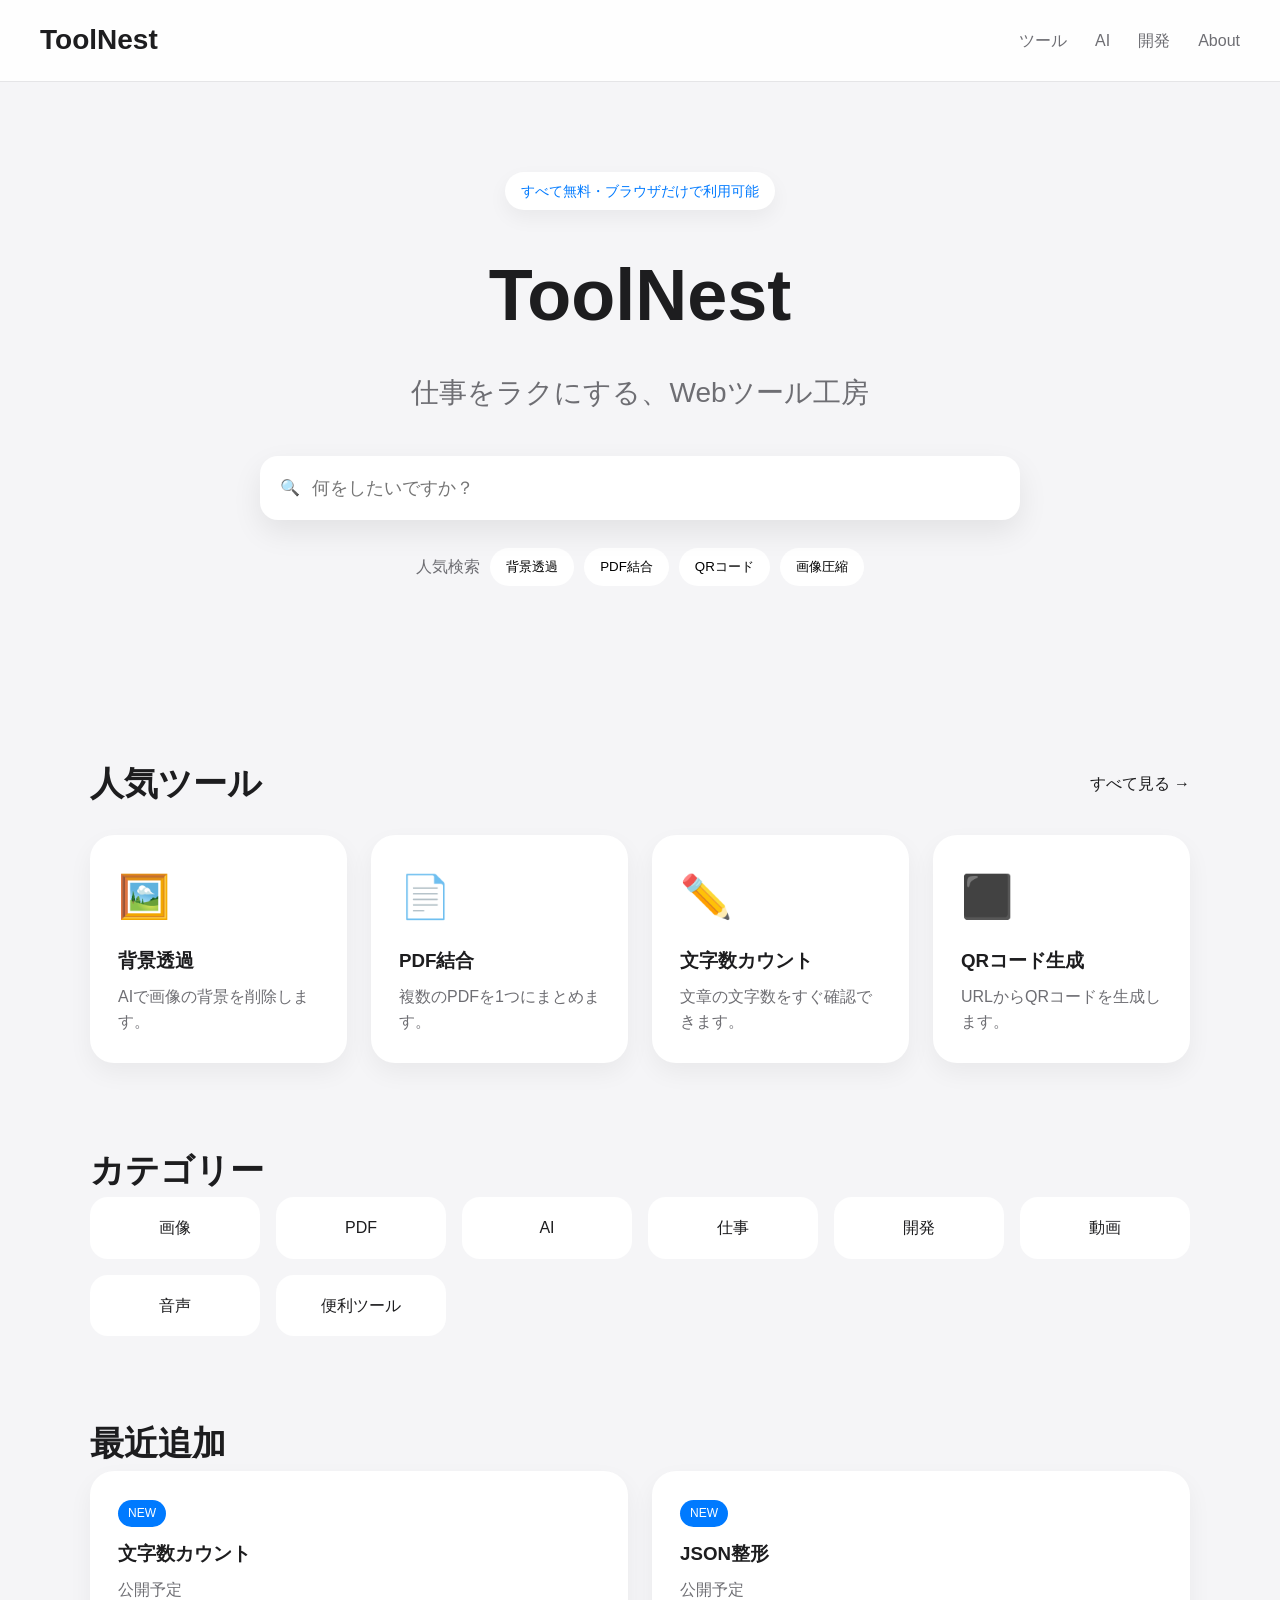
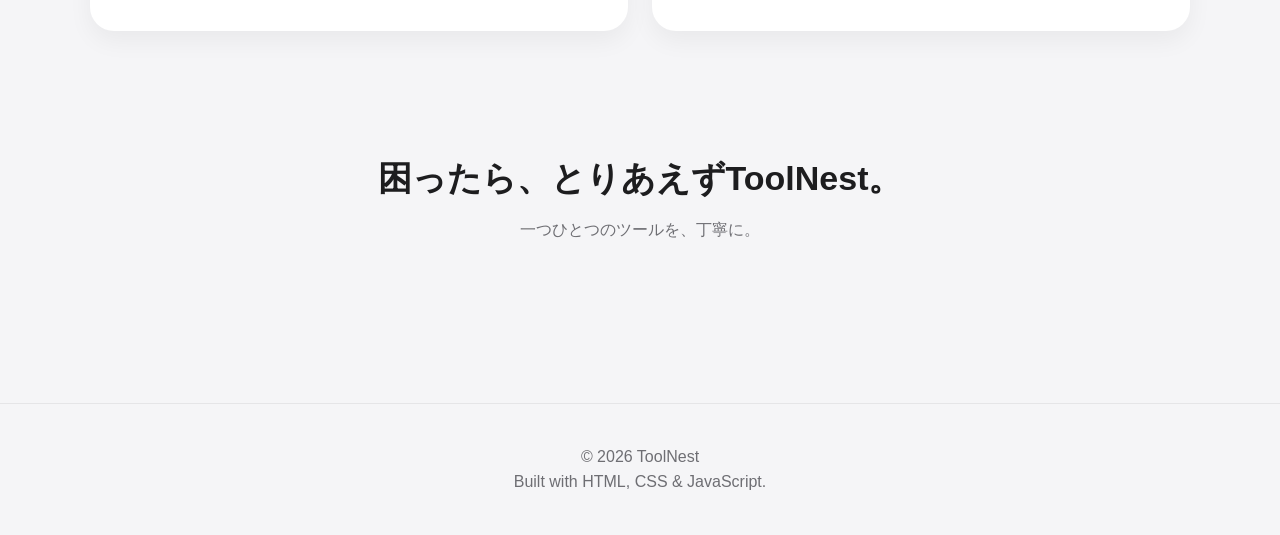
<file: index.html>
<!DOCTYPE html>
<html lang="ja">

<head>

<meta charset="UTF-8">
<meta name="viewport" content="width=device-width, initial-scale=1.0">

<title>ToolNest | 仕事をラクにする、Webツール工房</title>

<meta
name="description"
content="無料で使えるWebツール集。画像・PDF・AI・仕事効率化ツールをブラウザだけで利用できます。">

<link rel="stylesheet" href="css/style.css">

</head>

<body>

<header>

<div class="logo">ToolNest</div>

<nav>
<a href="#">ツール</a>
<a href="#">AI</a>
<a href="#">開発</a>
<a href="#">About</a>
</nav>

</header>

<main>

<section class="hero">

<div class="hero-badge">
すべて無料・ブラウザだけで利用可能
</div>

<h1>ToolNest</h1>

<p>仕事をラクにする、Webツール工房</p>

<div class="search-box">

<span class="search-icon">🔍</span>

<input
type="text"
placeholder="何をしたいですか？">

</div>

<div class="popular-search">

<span>人気検索</span>

<button>背景透過</button>
<button>PDF結合</button>
<button>QRコード</button>
<button>画像圧縮</button>

</div>

</section>

<section>

<div class="section-title">

<h2>人気ツール</h2>

<a href="#">すべて見る →</a>

</div>

<div class="card-grid">

<div class="card" data-name="背景透過 画像 背景削除 AI">

<div class="tool-icon">🖼️</div>

<h3>背景透過</h3>

<p>AIで画像の背景を削除します。</p>

</div>

<div class="card" data-name="PDF結合 PDF">

<div class="tool-icon">📄</div>

<h3>PDF結合</h3>

<p>複数のPDFを1つにまとめます。</p>

</div>

<a href="tools/character-counter/index.html" class="card-link">

<div class="card" data-name="文字数カウント テキスト 文字">

<div class="tool-icon">✏️</div>

<h3>文字数カウント</h3>

<p>文章の文字数をすぐ確認できます。</p>

</div>

</a>

<div class="card" data-name="QRコード QR URL">

<div class="tool-icon">⬛</div>

<h3>QRコード生成</h3>

<p>URLからQRコードを生成します。</p>

</div>

</div>

</section>

<section>

<h2>カテゴリー</h2>

<div class="category-grid">

<div class="category">画像</div>
<div class="category">PDF</div>
<div class="category">AI</div>
<div class="category">仕事</div>
<div class="category">開発</div>
<div class="category">動画</div>
<div class="category">音声</div>
<div class="category">便利ツール</div>

</div>

</section>

<section>

<h2>最近追加</h2>

<div class="card-grid">

<div class="card">

<div class="new-badge">
NEW
</div>

<h3>文字数カウント</h3>

<p>公開予定</p>

</div>

<div class="card">

<div class="new-badge">
NEW
</div>

<h3>JSON整形</h3>

<p>公開予定</p>

</div>

</div>

</section>

<section class="message">

<h2>困ったら、とりあえずToolNest。</h2>

<p>一つひとつのツールを、丁寧に。</p>

</section>

</main>

<footer>

<p>© 2026 ToolNest</p>

<p>Built with HTML, CSS & JavaScript.</p>

</footer>

<script src="js/script.js"></script>

</body>

</html>
</file>
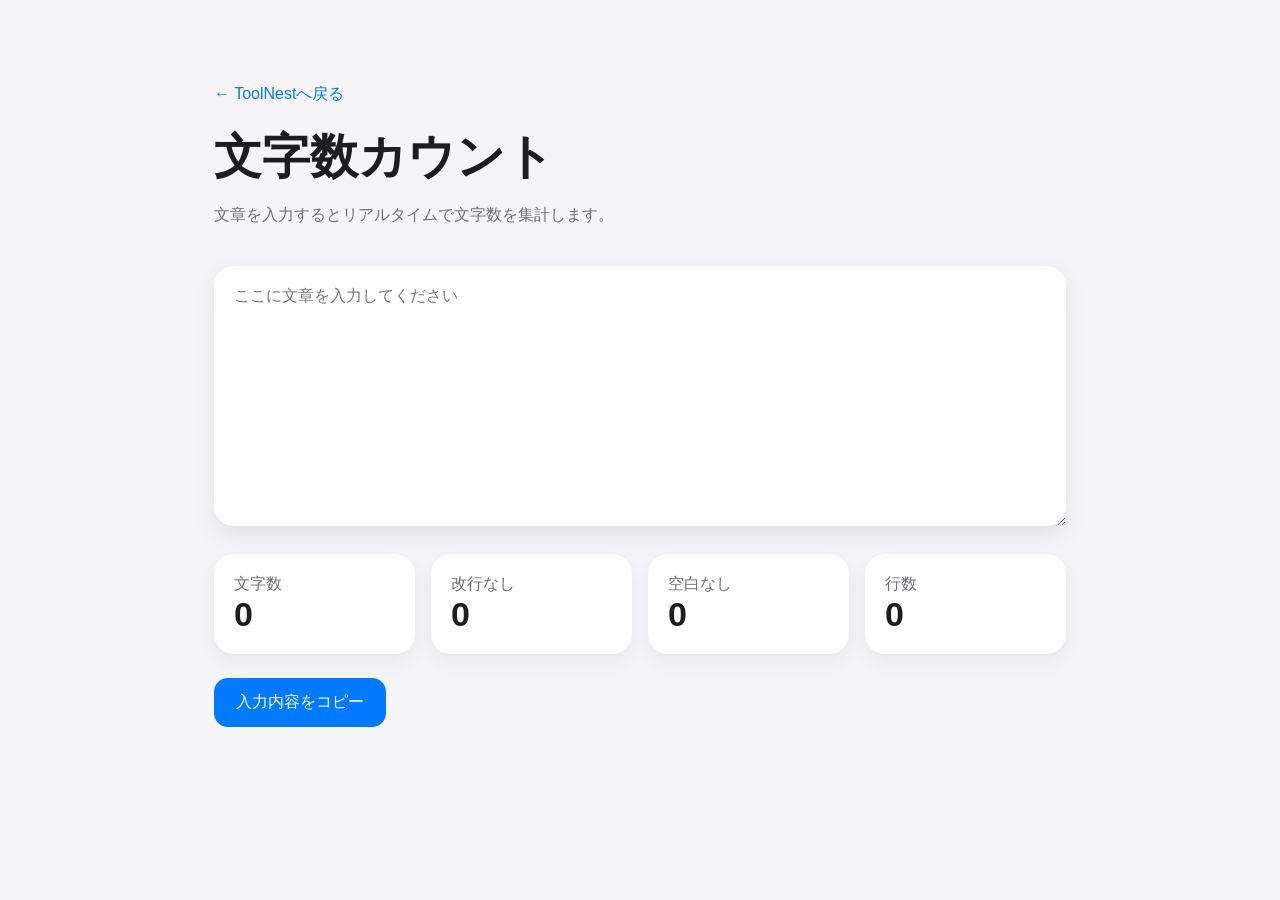
<file: tools/character-counter/index.html>
<!DOCTYPE html>
<html lang="ja"><head>
<meta charset="UTF-8">
<meta name="viewport" content="width=device-width,initial-scale=1">
<title>文字数カウント | ToolNest</title>
<link rel="stylesheet" href="style.css">
</head>
<body>
<main class="container">
<a class="back" href="../../index.html">← ToolNestへ戻る</a>
<h1>文字数カウント</h1>
<p class="lead">文章を入力するとリアルタイムで文字数を集計します。</p>

<textarea id="text" placeholder="ここに文章を入力してください"></textarea>

<div class="grid">
<div class="card"><span>文字数</span><strong id="count">0</strong></div>
<div class="card"><span>改行なし</span><strong id="noBreak">0</strong></div>
<div class="card"><span>空白なし</span><strong id="noSpace">0</strong></div>
<div class="card"><span>行数</span><strong id="lines">0</strong></div>
</div>

<button id="copy">入力内容をコピー</button>
</main>
<script src="script.js"></script>
</body></html>
</file>
<file: css/style.css>
/*
=========================================
ToolNest
Version 0.3.0
=========================================
*/

*{
    margin:0;
    padding:0;
    box-sizing:border-box;
}

:root{
    --bg:#f5f5f7;
    --surface:#ffffff;
    --text:#1d1d1f;
    --sub:#6e6e73;
    --accent:#007aff;
    --border:#e5e5e7;
    --radius:20px;
}

body{
    font-family:-apple-system,BlinkMacSystemFont,"Segoe UI",Roboto,sans-serif;
    background:var(--bg);
    color:var(--text);
    line-height:1.6;
}

a{text-decoration:none;color:inherit;}

header{
    position:sticky;
    top:0;
    z-index:100;
    display:flex;
    justify-content:space-between;
    align-items:center;
    padding:18px 40px;
    background:rgba(255,255,255,.85);
    backdrop-filter:blur(18px);
    border-bottom:1px solid var(--border);
}

.logo{
    font-size:28px;
    font-weight:700;
}

nav{
    display:flex;
    gap:28px;
}

nav a{
    color:var(--sub);
    transition:.2s;
}

nav a:hover{
    color:var(--accent);
}

main{
    width:min(1100px,92%);
    margin:auto;
}

.hero{
    text-align:center;
    padding:90px 0;
}

.hero-badge{
    display:inline-block;
    padding:8px 16px;
    background:#fff;
    border-radius:999px;
    color:var(--accent);
    font-size:14px;
    margin-bottom:28px;
    box-shadow:0 8px 20px rgba(0,0,0,.05);
}

.hero h1{
    font-size:72px;
    margin-bottom:18px;
}

.hero p{
    color:var(--sub);
    font-size:28px;
    margin-bottom:40px;
}

.search-box{
    position:relative;
    max-width:760px;
    margin:0 auto 28px;
}

.search-icon{
    position:absolute;
    left:20px;
    top:50%;
    transform:translateY(-50%);
}

.search-box input{
    width:100%;
    height:64px;
    border:none;
    border-radius:18px;
    padding:0 20px 0 52px;
    font-size:18px;
    box-shadow:0 12px 30px rgba(0,0,0,.08);
    outline:none;
}

.search-box input:focus{
    box-shadow:0 16px 40px rgba(0,122,255,.18);
}

.popular-search{
    display:flex;
    justify-content:center;
    gap:10px;
    flex-wrap:wrap;
    align-items:center;
}

.popular-search span{
    color:var(--sub);
}

.popular-search button{
    border:none;
    background:#fff;
    padding:10px 16px;
    border-radius:999px;
    cursor:pointer;
}

section{
    margin-bottom:80px;
}

.section-title{
    display:flex;
    justify-content:space-between;
    align-items:center;
    margin-bottom:24px;
}

h2{
    font-size:34px;
}

.card-grid{
    display:grid;
    grid-template-columns:repeat(auto-fit,minmax(240px,1fr));
    gap:24px;
}

.card{
    background:#fff;
    padding:28px;
    border-radius:24px;
    box-shadow:0 10px 25px rgba(0,0,0,.05);
    transition:.25s;
}

.card:hover{
    transform:translateY(-6px);
    box-shadow:0 18px 40px rgba(0,0,0,.10);
}

.tool-icon{
    font-size:42px;
    margin-bottom:16px;
}

.card h3{
    margin-bottom:8px;
}

.card p{
    color:var(--sub);
}

.category-grid{
    display:grid;
    grid-template-columns:repeat(auto-fit,minmax(160px,1fr));
    gap:16px;
}

.category{
    background:#fff;
    border-radius:18px;
    padding:18px;
    text-align:center;
    transition:.2s;
}

.category:hover{
    background:var(--accent);
    color:#fff;
}

.new-badge{
    display:inline-block;
    background:var(--accent);
    color:#fff;
    border-radius:999px;
    padding:4px 10px;
    font-size:12px;
    margin-bottom:12px;
}

.message{
    text-align:center;
    padding:40px 0 80px;
}

.message p{
    color:var(--sub);
    margin-top:12px;
}

footer{
    border-top:1px solid var(--border);
    text-align:center;
    color:var(--sub);
    padding:40px 20px;
}

@media(max-width:768px){
    header{
        padding:16px 20px;
        flex-direction:column;
        gap:14px;
    }

    .hero h1{font-size:48px;}
    .hero p{font-size:22px;}
    h2{font-size:28px;}
}

.card-link{
    text-decoration:none;
    color:inherit;
}

.card-link .card{
    height:100%;
}
</file>
<file: tools/character-counter/style.css>
*{box-sizing:border-box}body{margin:0;font-family:-apple-system,BlinkMacSystemFont,sans-serif;background:#f5f5f7;color:#1d1d1f}
.container{max-width:900px;margin:60px auto;padding:24px}
.back{text-decoration:none;color:#007aff}
h1{font-size:48px;margin:20px 0 8px}.lead{color:#6e6e73}
textarea{width:100%;height:260px;margin:24px 0;padding:20px;border:none;border-radius:20px;font-size:16px;box-shadow:0 10px 25px rgba(0,0,0,.08);resize:vertical}
.grid{display:grid;grid-template-columns:repeat(auto-fit,minmax(170px,1fr));gap:16px}
.card{background:#fff;padding:20px;border-radius:20px;box-shadow:0 8px 20px rgba(0,0,0,.06)}
.card span{display:block;color:#6e6e73}.card strong{font-size:34px}
button{margin-top:24px;padding:14px 22px;border:none;border-radius:14px;background:#007aff;color:#fff;font-size:16px;cursor:pointer}
</file>
